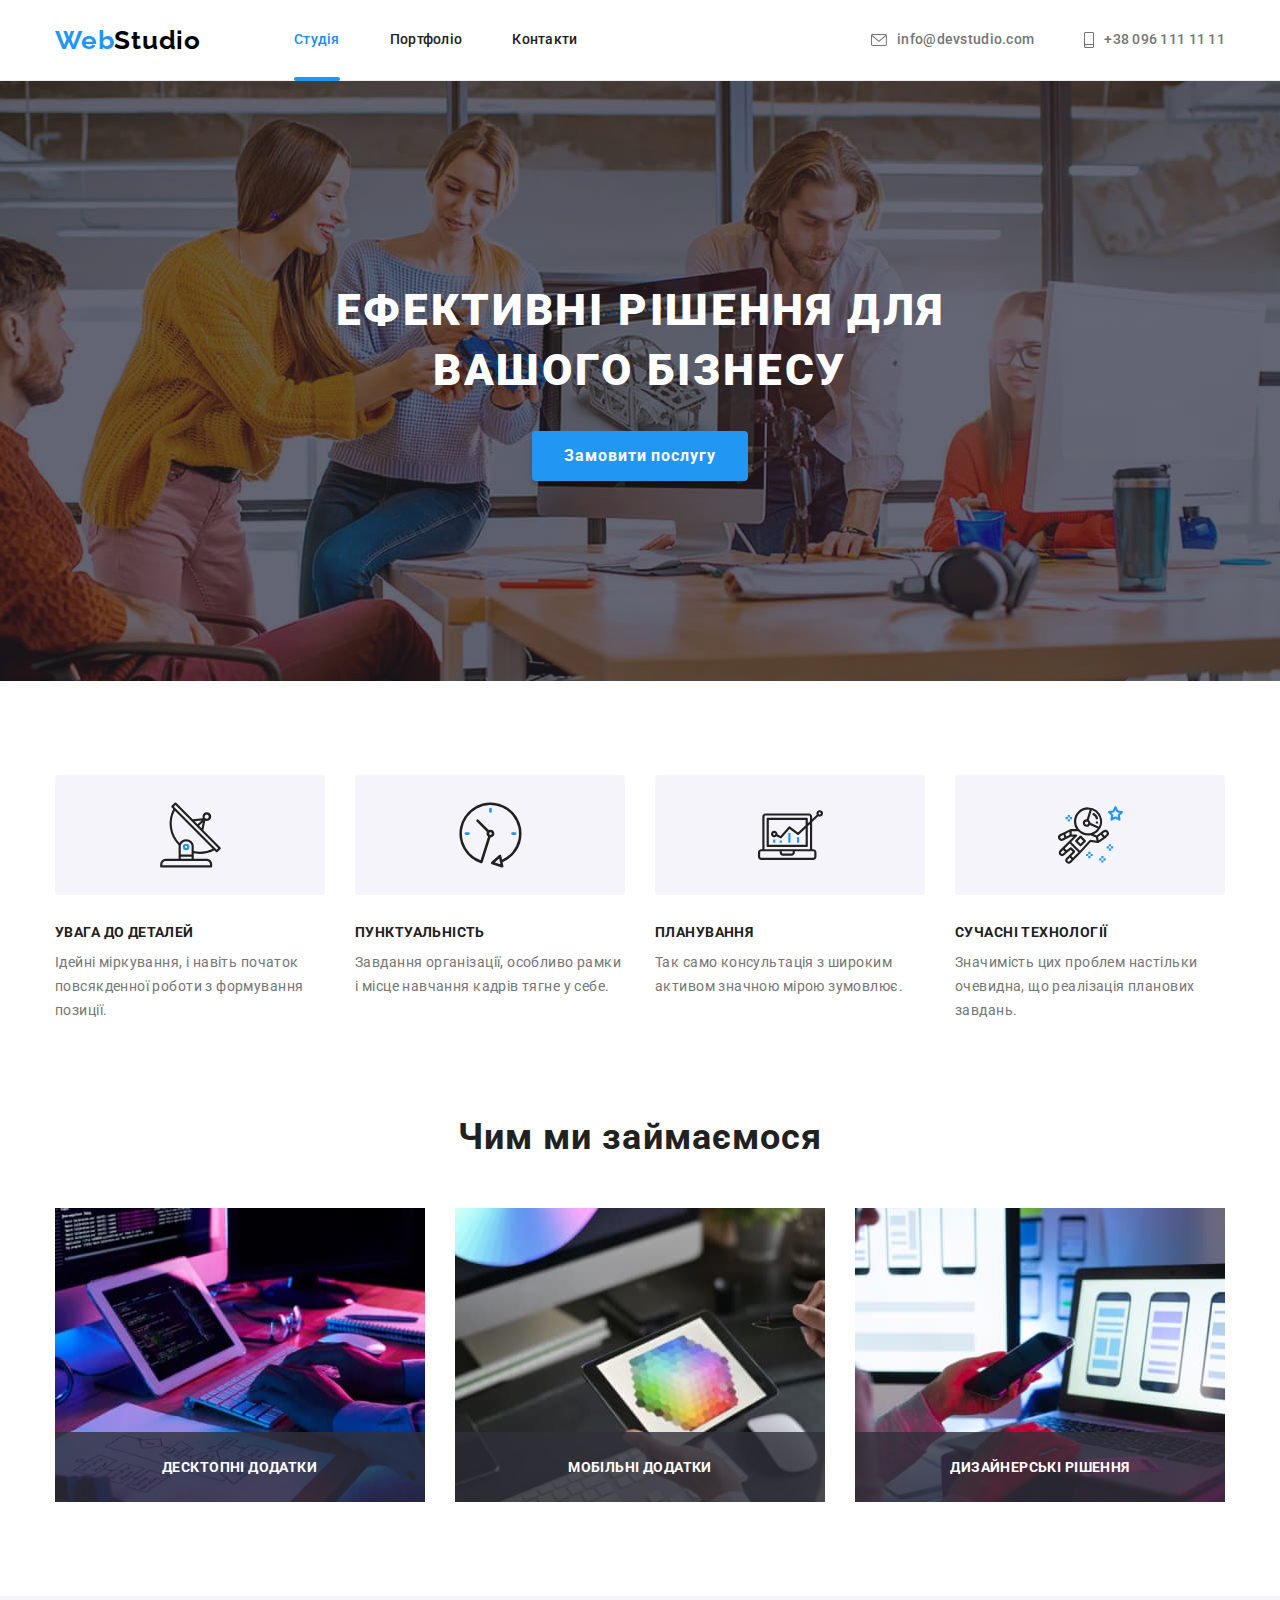
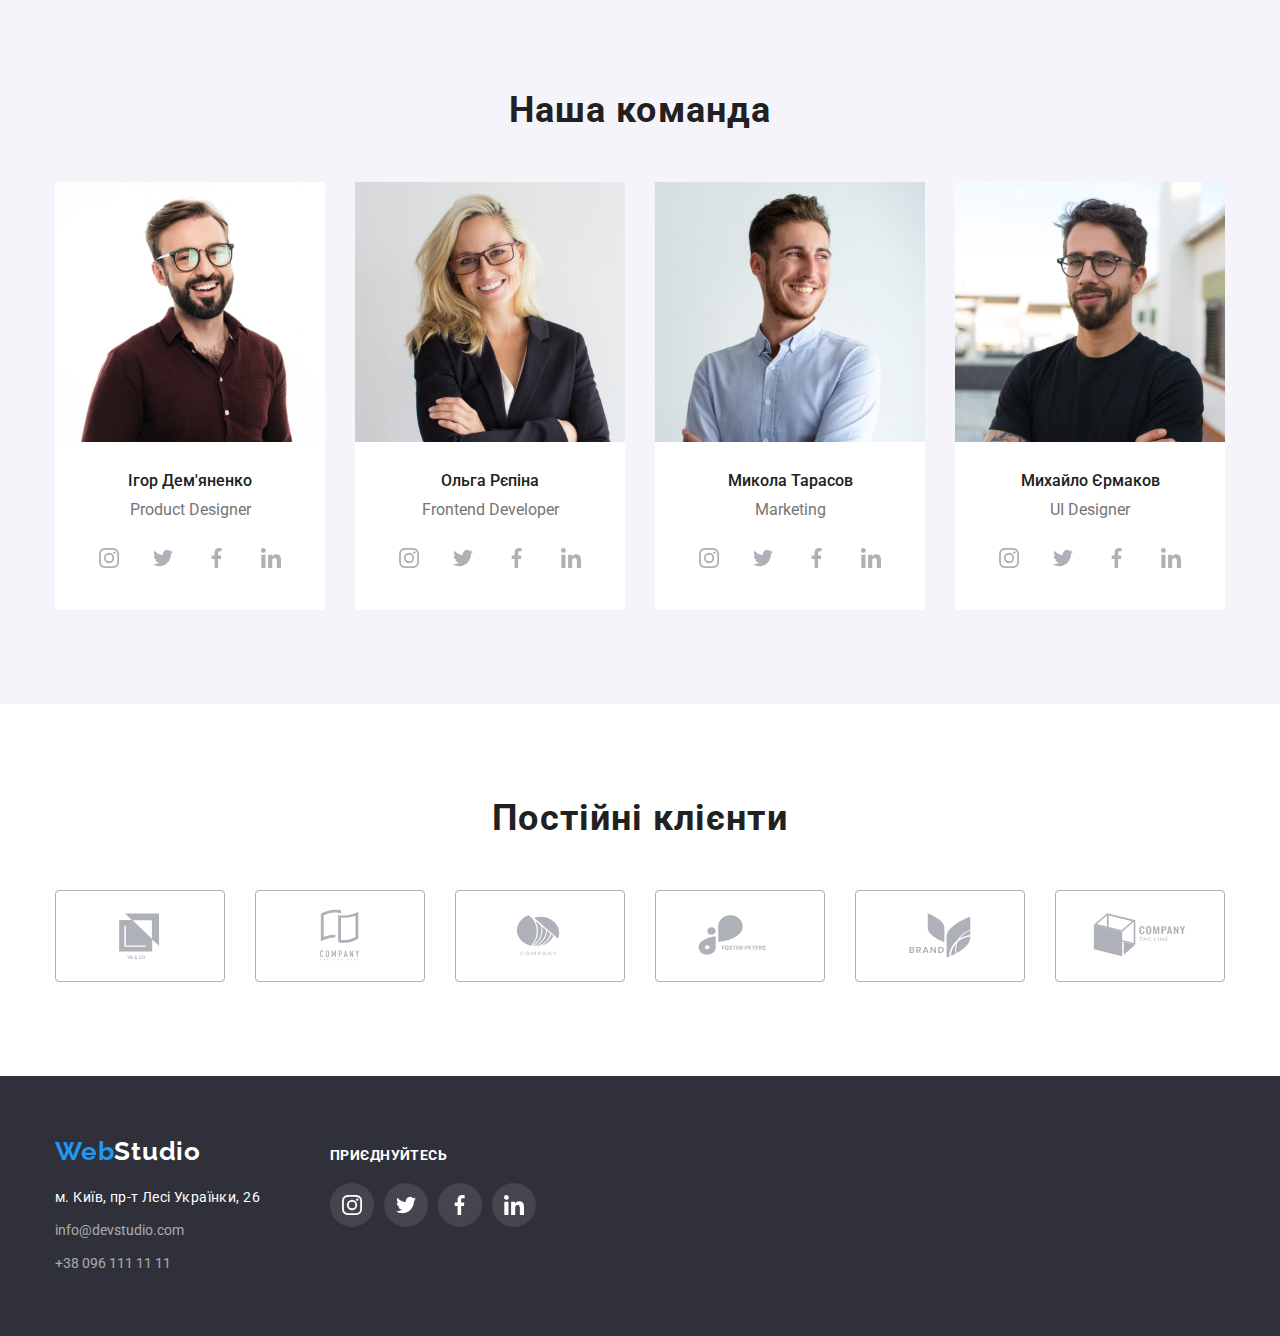
<file: index.html>
<!DOCTYPE html>
<html lang="uk">
<head>
    <meta charset="UTF-8">
    <meta http-equiv="X-UA-Compatible" content="IE=edge">
    <meta name="viewport" content="width=device-width, initial-scale=1.0">
    <title>WebStudio</title>
    <link rel="preconnect" href="https://fonts.googleapis.com">
    <link rel="preconnect" href="https://fonts.gstatic.com" crossorigin>
    <link href="https://fonts.googleapis.com/css2?family=Raleway:wght@700&family=Roboto:wght@400;500;700;900&display=swap"
        rel="stylesheet">
        <link rel="stylesheet" href="https://cdnjs.cloudflare.com/ajax/libs/modern-normalize/1.1.0/modern-normalize.min.css">
   <link rel="stylesheet" href="./css/styles.css">
</head>
<body>
<header class="header">
    <div class="container main-nav">
    <nav class="site-nav">
        <a class="link-logo" href=""><span class="logo">Web</span><span class="logo-title">Studio</span></a>
        <ul class="list site-nav-list">
            <li class="item"><a class="link current" href="./index.html">Студія</a></li>
            <li class="item"><a class="link" href="./portfolio.html">Портфоліо</a></li>
            <li class="item"><a class="link" href="">Контакти</a></li>
        </ul>
    </nav>
    <div class="header-container">
            <ul class="nav-list list">
        <li><a class="header-link" href="mailto=info@devstudio.com">
           <svg class="header-icon" width="16" height="12">
            <use class="nav-icon" href="./images/sprite.svg#icon-envelope"></use>
            </svg>info@devstudio.com</a></li>
        <li><a class="header-link" href="tel=+380961111111">
        <svg class="header-icon-smartphone" width="10" height="16 ">
         <use class="nav-icon" href="./images/sprite.svg#icon-smartphone"></use>
        </svg>+38 096 111 11 11</a></li>
    </ul>
    </div>
    </div>
</header>
    <main>
        <section class="hero">
            <h1 class="title">Ефективні рішення для <br> вашого бізнесу</h1>
            <button type="button" class="button" data-modal-open>Замовити послугу</button>
        </section>
        <section class="about">
            <div class="container">
            <h2 class="visually-hidden">Наші переваги</h2>
            <ul class="about-list list">
                <li class="item-satellite">
                    <div class="icon-container">
                    <svg class="about-svg" width="65" height="70px">
                        <use href="./images/symbol-defs.svg#iconsatellite-svg"></use>
                    </svg>
                    </div>
                    <h3 class="features">УВАГА ДО ДЕТАЛЕЙ</h3>
                    <p class="features-text">Ідейні міркування, і навіть початок повсякденної роботи з формування позиції.</p>
                </li>
                <li class="item-clock">
                    <div class="icon-container">
                        <svg class="about-svg" width="65" height="70px">
                            <use href="./images/symbol-defs.svg#iconclock-svg"></use>
                        </svg>
                    </div>
                    <h3 class="features">ПУНКТУАЛЬНІСТЬ</h3>
                    <p class="features-text">Завдання організації, особливо рамки і місце навчання кадрів тягне у себе.</p>
                </li>
                <li class="item-computer">
                    <div class="icon-container">
                        <svg class="about-svg" width="65" height="70px">
                            <use href="./images/symbol-defs.svg#icondiagram-svg"></use>
                        </svg>
                    </div>
                    <h3 class="features">ПЛАНУВАННЯ</h3>
                    <p class="features-text">Так само консультація з широким активом значною мірою зумовлює.</p>
                </li>
                <li class="item-astronaut">
                    <div class="icon-container">
                        <svg class="about-svg" width="65" height="70px">
                            <use href="./images/symbol-defs.svg#iconastronaut-svg"></use>
                        </svg>
                    </div>
                    <h3 class="features">СУЧАСНІ ТЕХНОЛОГІЇ</h3>
                    <p class="features-text">Значимість цих проблем настільки очевидна, що реалізація планових завдань.</p>
                </li>
            </ul>
            </div>
        </section>
        <section class="content">
            <div class="container">
         <h2 class="content-title">Чим ми займаємося</h2>
           <div class="content-container">
        <ul class="list">
            <div class="thumb">
                <li><img src="./images/img-about-1.jpg" alt="допомагаємо скластки робочій графік" width="370"></li>
                <h3 class="thumb-text">Десктопні додатки</h3>
            </div>
            <div class="thumb-item">
                <li><img src="./images/img-about-2.jpg" alt="навчаємо на високому рівні" width="370"></li>
                <h3 class="mobile-app-text">Мобільні додатки</h3>
            </div>
            <div class="thumb-designe">
                <li><img src="./images/img-abour-3.jpg" alt="здійснюєм ваші мрії" width="370"></li>
                <h3 class="thumb-designe-text">Дизайнерські рішення</h3>
            </div>
        </ul>
        </div>
         </div>
        </section>
        <section class="slider">
          <div class="container">
            <h2 class="slider-heading">Наша команда</h2>
            <ul class="list slider-list">
                <li class="slider-text">
                    <img class="slider-img" src="./images/img-igor.jpg" alt="Персонал" width="270"/>
                    <div class="primary-slider-text">
                       <h3 class="slider-title">Ігор Дем'яненко</h3>
                        <p class="slider-text">Product Designer</p>
                    <ul class="list slider-list-icon">
                        <li class="slider-text-icon">
                            <a class="soc-icons-link" href="#">
                          <svg width="20" height="20">
                            <use class="slider-icon-bg" href="./images/symbol-defs.svg#iconinstagram-svg"></use>
                          </svg>
                        </a></li>
                        <li class="slider-text-icon">
                            <a class="soc-icons-link" href="#">
                            <svg width="20" height="20">
                            <use class="slider-icon-bg" href="./images/symbol-defs.svg#icontwitter-svg"></use>
                            </svg>
                        </a></li>
                        <li class="slider-text-icon">
                            <a class="soc-icons-link" href="#">
                            <svg width="20" height="20">
                                <use class="slider-icon-bg" href="./images/symbol-defs.svg#iconfacebook-svg"></use>
                            </svg>
                        </a></li>
                        <li class="slider-text-icon">
                            <a class="soc-icons-link" href="#">
                            <svg width="20" height="20">
                                <use class="slider-icon-bg" href="./images/symbol-defs.svg#iconlinkedin-svg"></use>
                            </svg>
                        </a></li>
                    </ul>
                    </div>
                </li>
                <li class="slider-text">
                    <img class="slider-img" src="./images/img-olga.jpg" alt="Персонал" width="270"/>
                    <div class="primary-slider-text">
                       <h3 class="slider-title">Ольга Рєпіна</h3>
                       <p class="slider-text">Frontend Developer</p>
                    <ul class="list slider-list-icon">
                        <li class="slider-text-icon">
                            <a class="soc-icons-link" href="#">
                                <svg width="20" height="20">
                                    <use class="slider-icon-bg" href="./images/symbol-defs.svg#iconinstagram-svg"></use>
                                </svg>
                            </a>
                        </li>
                        <li class="slider-text-icon">
                            <a class="soc-icons-link" href="#">
                                <svg width="20" height="20">
                                    <use class="slider-icon-bg" href="./images/symbol-defs.svg#icontwitter-svg"></use>
                                </svg>
                            </a>
                        </li>
                        <li class="slider-text-icon">
                            <a class="soc-icons-link" href="#">
                                <svg width="20" height="20">
                                    <use class="slider-icon-bg" href="./images/symbol-defs.svg#iconfacebook-svg"></use>
                                </svg>
                            </a>
                        </li>
                        <li class="slider-text-icon">
                            <a class="soc-icons-link" href="#">
                                <svg width="20" height="20">
                                    <use class="slider-icon-bg" href="./images/symbol-defs.svg#iconlinkedin-svg"></use>
                                </svg>
                            </a>
                        </li>
                    </ul>
                    </div>
                </li>
                <li class="slider-text">
                    <img class="slider-img" src="./images/img-mukola.jpg" alt="Персонал" width="270"/>
                    <div class="primary-slider-text">
                        <h3 class="slider-title">Микола Тарасов</h3>
                        <p class="slider-text">Marketing</p>
                    <ul class="list slider-list-icon">
                        <li class="slider-text-icon">
                            <a class="soc-icons-link" href="#">
                                <svg width="20" height="20">
                                    <use class="slider-icon-bg" href="./images/symbol-defs.svg#iconinstagram-svg"></use>
                                </svg>
                            </a>
                        </li>
                        <li class="slider-text-icon">
                            <a class="soc-icons-link" href="#">
                                <svg width="20" height="20">
                                    <use class="slider-icon-bg" href="./images/symbol-defs.svg#icontwitter-svg"></use>
                                </svg>
                            </a>
                        </li>
                        <li class="slider-text-icon">
                            <a class="soc-icons-link" href="#">
                                <svg width="20" height="20">
                                    <use class="slider-icon-bg" href="./images/symbol-defs.svg#iconfacebook-svg"></use>
                                </svg>
                            </a>
                        </li>
                        <li class="slider-text-icon">
                            <a class="soc-icons-link" href="#">
                                <svg width="20" height="20">
                                    <use class="slider-icon-bg" href="./images/symbol-defs.svg#iconlinkedin-svg"></use>
                                </svg>
                            </a>
                        </li>
                    </ul>
                        </div>
                </li>
                <li class="slider-text">
                    <img class="slider-img" src="./images/img-mykhailo.jpg" alt="Персонал" width="270">
                    <div class="primary-slider-text">
                        <h3 class="slider-title">Михайло Єрмаков</h3>
                        <p class="slider-text">UI Designer</p>
                        <ul class="list slider-list-icon">
                            <li class="slider-text-icon">
                                <a class="soc-icons-link" href="#">
                                    <svg width="20" height="20">
                                        <use class="slider-icon-bg" href="./images/symbol-defs.svg#iconinstagram-svg"></use>
                                    </svg>
                                </a>
                            </li>
                            <li class="slider-text-icon">
                                <a class="soc-icons-link" href="#">
                                    <svg width="20" height="20">
                                        <use class="slider-icon-bg" href="./images/symbol-defs.svg#icontwitter-svg"></use>
                                    </svg>
                                </a>
                            </li>
                            <li class="slider-text-icon">
                                <a class="soc-icons-link" href="#">
                                    <svg width="20" height="20">
                                        <use class="slider-icon-bg" href="./images/symbol-defs.svg#iconfacebook-svg"></use>
                                    </svg>
                                </a>
                            </li>
                            <li class="slider-text-icon">
                                <a class="soc-icons-link" href="#">
                                    <svg width="20" height="20">
                                        <use class="slider-icon-bg" href="./images/symbol-defs.svg#iconlinkedin-svg"></use>
                                    </svg>
                                </a>
                            </li>
                        </ul>
                        </div>
                </li>
            </ul>
             </div>
        </section>
        <section class="customers">
            <div class="container">
            <h2 class="customers-title">Постійні клієнти</h2>
            <ul class="list customers-list">
                <li>
                    <a class="customers-link" href="#">
                        <svg class="customer-icon-icons" width="106" height="60">
                            <use class="customers-icon" href="./images/symbol-logo-svg.svg#iconlogo-ya-svg"></use>
                        </svg>
                    </a>
                </li>
                <li>
                    <a class="customers-link" href="#">
                        <svg class="customer-icon-icons" width="106" height="60">
                            <use class="customers-icon" href="./images/symbol-logo-svg.svg#iconlogo-tagline-svg"></use>
                        </svg>
                    </a>
                </li>
                <li>
                    <a class="customers-link" href="#">
                        <svg class="customer-icon-icons" width="106" height="60">
                            <use class="customers-icon" href="./images/symbol-logo-svg.svg#iconlogo-company-svg"></use>
                        </svg>
                    </a>
                </li>
                <li>
                    <a class="customers-link" href="#">
                        <svg class="customer-icon-icons" width="106" height="60">
                            <use class="customers-icon" href="./images/symbol-logo-svg.svg#iconlogo-foster-svg"></use>
                        </svg>
                    </a>
                </li>
                <li>
                    <a class="customers-link" href="#">
                        <svg class="customer-icon-icons" width="106" height="60">
                            <use class="customers-icon" href="./images/symbol-logo-svg.svg#iconlogo-brand-svg"></use>
                        </svg>
                    </a>
                </li>
                <li>
                    <a class="customers-link" href="#">
                        <svg class="customer-icon-icons" width="106" height="60">
                            <use class="customers-icon" href="./images/symbol-logo-svg.svg#iconlogo-tag-svg"></use>
                        </svg>
                    </a>
                </li>
            </ul>
            </div>
        </section>
    </main>
    <footer class="footer">
        <div class="container footer-container">
            <div class="primary-footer">
            <a class="link-logo footer-link" href="./index.html"><span class="logo">Web</span><span
                    class="footer-title">Studio</span></a>
            <address>
                <ul class="list footer-list">
                    <li class="item">
                        <a class="footer-adress" href="https://goo.gl/maps/4LqHr1r6RmhCcxyH7" target="_blank"
                            rel="noopener nofollow noreferrer">м. Київ, пр-т Лесі Українки, 26</a>
                    </li>
                    <li class="item"><a class="footer-contacts" href="mailto=info@devstudio.com">info@devstudio.com</a></li>
                    <li class="item"><a class="footer-contacts" href="tel=+380961111111">+38 096 111 11 11</a></li>
                </ul>
            </address>
            </div>
            <div class="container-icons">
        <h2 class="footer-title-icons">приєднуйтесь</h2>
        <ul class="list footer-list-icons">
            <li>
                <a class="soc-ocons-footer" href="#">
                <svg class="soc-icons-image" width="20" height="20">
                    <use class="footer-icon" href="./images/symbol-defs.svg#iconinstagram-svg"></use>
                    </svg>
                </a>
            </li>
            <li>
                <a class="soc-ocons-footer" href="#">
                <svg width="20" height="20">
                        <use class="footer-icon" href="./images/symbol-defs.svg#icontwitter-svg"></use>
                    </svg>
                </a>
            </li>
            <li>
                <a class="soc-ocons-footer" href="#">
                    <svg width="20" height="20">
                        <use class="footer-icon" href="./images/symbol-defs.svg#iconfacebook-svg"></use>
                    </svg>
                </a>
            </li>
            <li>
                <a class="soc-ocons-footer" href="#">
                    <svg width="20" height="20">
                        <use class="footer-icon" href="./images/symbol-defs.svg#iconlinkedin-svg"></use>
                    </svg>
                </a>
            </li>
        </ul>
        </div>
        </div>
    </footer>
    <div class="backdrop is-hidden" data-modal>
        <div class="modal">
            <button type="button" class="button-modal" data-modal-close>
                <svg class="modal-svg" width="18" height="18">
                    <use class="modal-icon" href="./images/symbol-logo-svg.svg#iconclose-black-svg"></use>
                </svg>
            </button>
        </div>
    </div>
    <script src="./modal.js"></script>
</body>
</html>
</file>
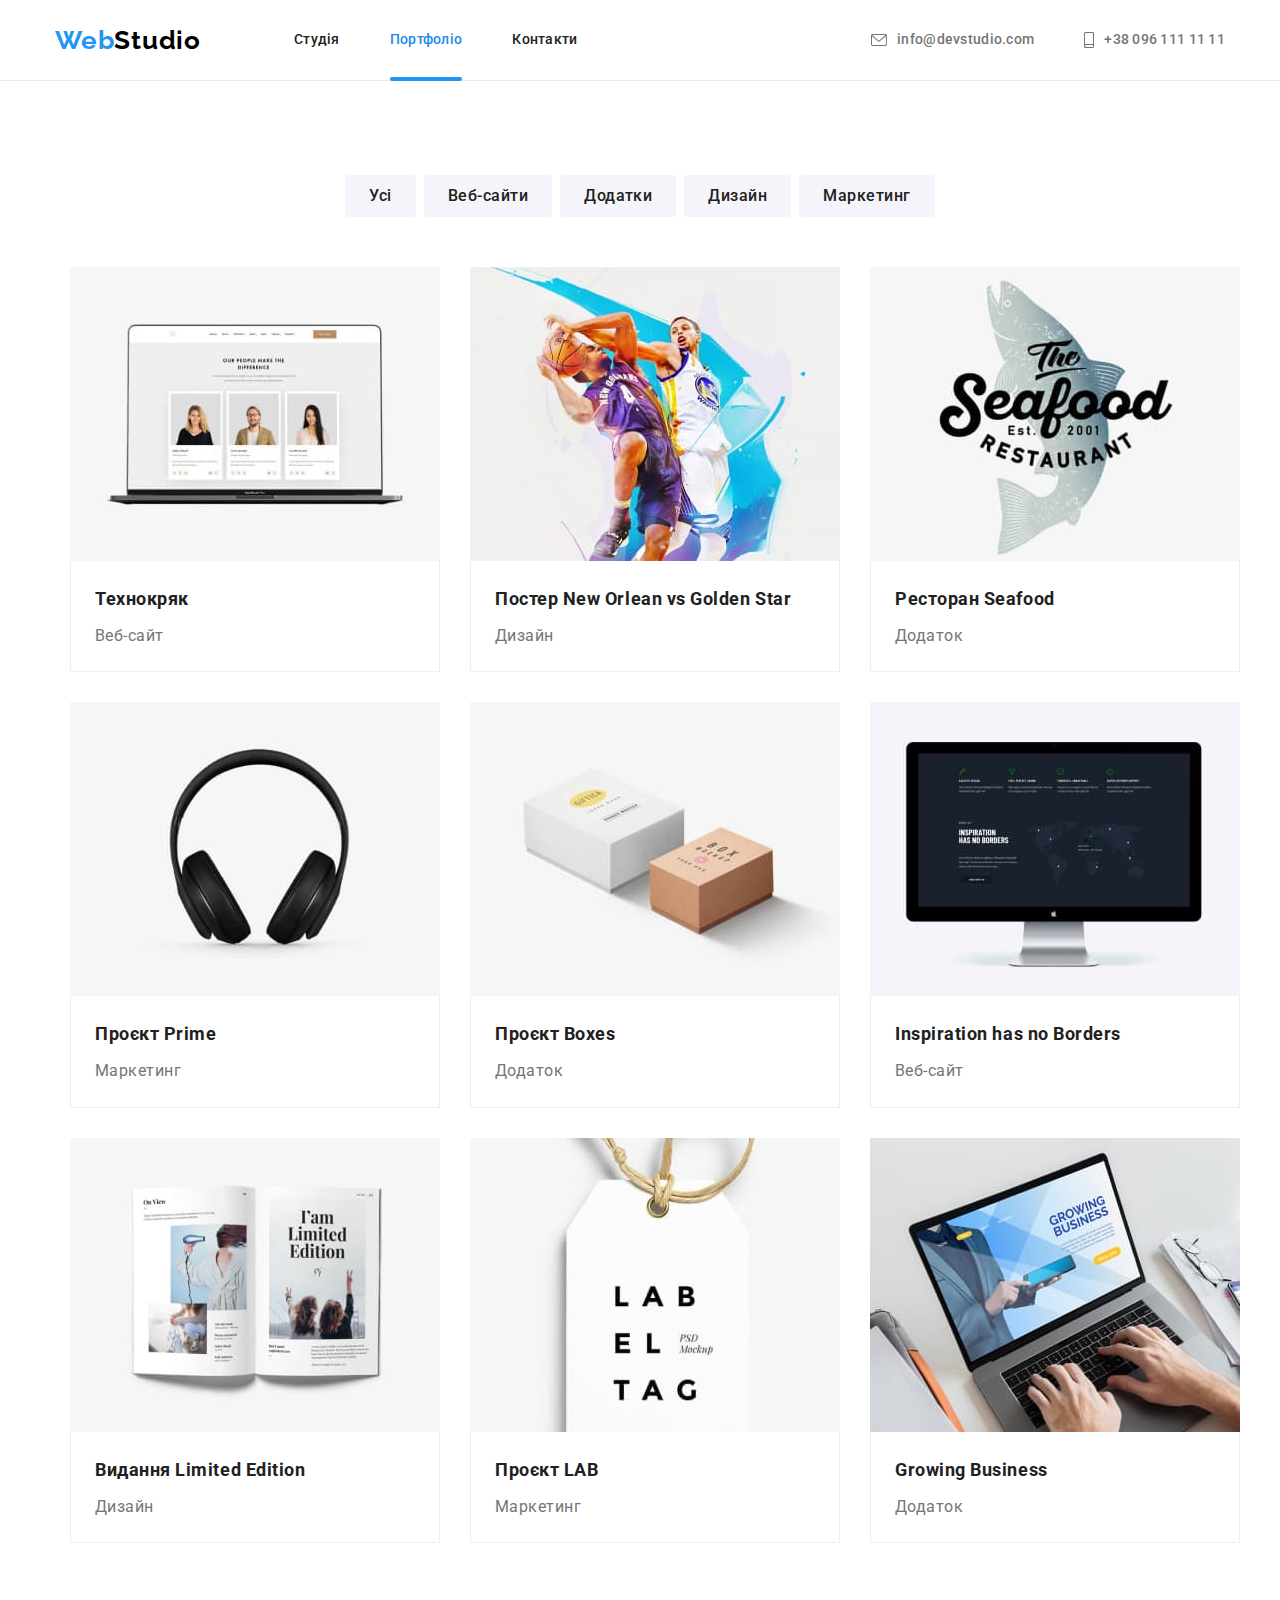
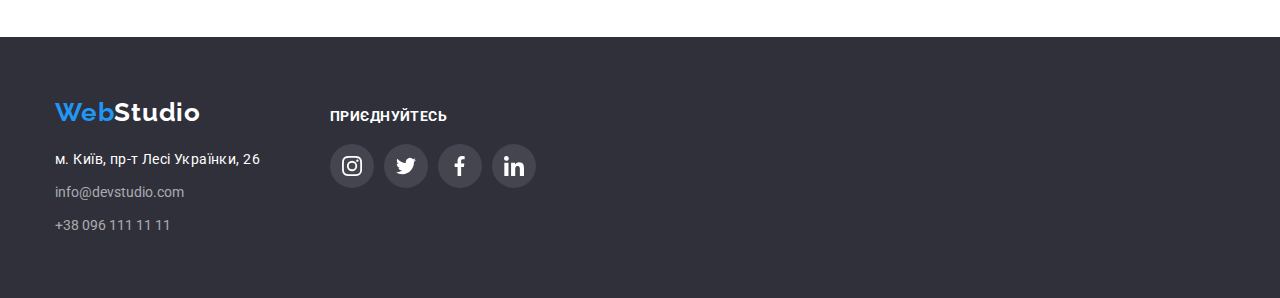
<file: portfolio.html>
<!DOCTYPE html>
<html lang="uk">
<head>
    <meta charset="UTF-8">
    <meta http-equiv="X-UA-Compatible" content="IE=edge">
    <meta name="viewport" content="width=device-width, initial-scale=1.0">
    <title>WebStudio</title>
    <link rel="preconnect" href="https://fonts.googleapis.com">
    <link rel="preconnect" href="https://fonts.gstatic.com" crossorigin>
    <link href="https://fonts.googleapis.com/css2?family=Raleway:wght@700&family=Roboto:wght@400;500;700;900&display=swap"
        rel="stylesheet">
        <link rel="stylesheet" href="https://cdnjs.cloudflare.com/ajax/libs/modern-normalize/1.1.0/modern-normalize.min.css">
    <link rel="stylesheet" href="./css/styles.css">
</head>
<body>
<header class="header">
    <div class="container main-nav">
        <nav class="site-nav">
            <a class="link-logo" href=""><span class="logo">Web</span><span class="logo-title">Studio</span></a>
            <ul class="list site-nav-list">
                <li class="item"><a class="link" href="./index.html">Студія</a></li>
                <li class="item"><a class="link current" href="./portfolio.html">Портфоліо</a></li>
                <li class="item"><a class="link" href="">Контакти</a></li>
            </ul>
        </nav>
        <div class="header-container">
            <ul class="nav-list list">
                <li><a class="header-link" href="mailto=info@devstudio.com">
                        <svg class="header-icon" width="16" height="12">
                            <use class="nav-icon" href="./images/sprite.svg#icon-envelope"></use>
                        </svg>info@devstudio.com</a></li>
                <li><a class="header-link" href="tel=+380961111111">
                        <svg class="header-icon-smartphone" width="10" height="16 ">
                            <use class="nav-icon" href="./images/sprite.svg#icon-smartphone"></use>
                        </svg>+38 096 111 11 11</a></li>
            </ul>
        </div>
    </div>
</header>
    <main>
        <section class="cart">
           <div class="container">
            <h1 class="visually-hidden">Портофоліо</h1>
            <ul class="list cart-list">
                <li><button class="btn" type="button">Усі</button></li>
                <li><button class="btn" type="button">Веб-сайти</button></li>
                <li><button class="btn" type="button">Додатки</button></li>
                <li><button class="btn" type="button">Дизайн</button></li>
                <li><button class="btn" type="button">Маркетинг</button></li>
            </ul>
            <div class="container">
            <ul class="list secondary-list">
                <li class="item project-item">
                    <a class="cart-container-link" href="#">
                        <div class="project-thumb">
                        <img class="cart-img" src="./images-portfolio/img-portfolio-1-jpg.jpg" alt="Веб-сайт" width="370">
                        <p class="product-text">Ресурс пропонує комплексні пропозиції з різним рівнем функціоналу та сервісів. Все це дозволить відвідувачу отримати
                        вичерпні відомості про компанію чи приватну особу.</p>
                        </div>
                        <div class="cart-container">
                    <h2 class="cart-title">Технокряк</h2>
                    <p class="cart-text">Веб-сайт</p>
                    </div>
                </a>
                </li>
                <li class="item project-item">
                    <a class="cart-container-link" href="#">
                        <div class="project-thumb">
                        <img class="cart-img" src="./images-portfolio/img-portfolio-2-jpg.jpg" alt="Дизайн" width="370">
                        <p class="product-text">Ресурс пропонує комплексні пропозиції з різним рівнем функціоналу та сервісів. Все це дозволить
                            відвідувачу отримати
                            вичерпні відомості про компанію чи приватну особу.</p>
                        </div>
                        <div class="cart-container">
                    <h2 class="cart-title">Постер New Orlean vs Golden Star</h2>
                    <p class="cart-text">Дизайн</p>
                    </div>
                    </a>
                </li>
                <li class="item project-item">
                    <a class="cart-container-link" href="#">
                        <div class="project-thumb">
                        <img class="cart-img" src="./images-portfolio/img-portfolio-3-jpg.jpg" alt="Додаток" width="370">
                        <p class="product-text">Ресурс пропонує комплексні пропозиції з різним рівнем функціоналу та сервісів. Все це дозволить
                            відвідувачу отримати
                            вичерпні відомості про компанію чи приватну особу.</p>
                            </div>
                        <div class="cart-container">
                    <h2 class="cart-title">Ресторан Seafood</h2>
                    <p class="cart-text">Додаток</p>
                    </div>
                    </a>
                </li>
                <li class="item project-item">
                    <a class="cart-container-link" href="#">
                        <div class="project-thumb">
                        <img class="cart-img" src="./images-portfolio/img-portfolio-4-jpg.jpg" alt="Маркетинг" width="370">
                        <p class="product-text">Ресурс пропонує комплексні пропозиції з різним рівнем функціоналу та сервісів. Все це дозволить
                            відвідувачу отримати
                            вичерпні відомості про компанію чи приватну особу.</p>
                            </div>
                        <div class="cart-container">
                    <h2 class="cart-title">Проєкт Prime</h2>
                    <p class="cart-text">Маркетинг</p>
                    </div>
                    </a>
                </li>
                <li class="item project-item">
                    <a class="cart-container-link" href="#">
                        <div class="project-thumb">
                        <img class="cart-img" src="./images-portfolio/img-portfolio-5-jpg.jpg" alt="Додаток" width="370">
                        <p class="product-text">Ресурс пропонує комплексні пропозиції з різним рівнем функціоналу та сервісів. Все це дозволить
                            відвідувачу отримати
                            вичерпні відомості про компанію чи приватну особу.</p>
                            </div>
                        <div class="cart-container">
                    <h2 class="cart-title">Проєкт Boxes</h2>
                    <p class="cart-text">Додаток</p>
                    </div>
                    </a>
                </li>
                <li class="item project-item">
                    <a class="cart-container-link" href="#">
                        <div class="project-thumb">
                        <img class="cart-img" src="./images-portfolio/img-portfolio-6-lpg.jpg" alt="Веб-сайт" width="370">
                        <p class="product-text">Ресурс пропонує комплексні пропозиції з різним рівнем функціоналу та сервісів. Все це дозволить
                            відвідувачу отримати
                            вичерпні відомості про компанію чи приватну особу.</p>
                            </div>
                        <div class="cart-container">
                    <h2 class="cart-title">Inspiration has no Borders</h2>
                    <p class="cart-text">Веб-сайт</p>
                    </div>
                    </a>
                </li>
                <li class="item project-item">
                    <a class="cart-container-link" href="#">
                        <div class="project-thumb">
                        <img class="cart-img" src="./images-portfolio/img-portfolio-7-jpg.jpg" alt="Дизайн" width="370">
                        <p class="product-text">Ресурс пропонує комплексні пропозиції з різним рівнем функціоналу та сервісів. Все це дозволить
                            відвідувачу отримати
                            вичерпні відомості про компанію чи приватну особу.</p>
                            </div>
                        <div class="cart-container">
                    <h2 class="cart-title">Видання Limited Edition</h2>
                    <p class="cart-text">Дизайн</p>
                    </div>
                    </a>
                </li>
                <li class="item project-item">
                    <a class="cart-container-link" href="#">
                        <div class="project-thumb">
                        <img class="cart-img" src="./images-portfolio/img-portfolio-8-jpg.jpg" alt="Маркетинг" width="370">
                        <p class="product-text">Ресурс пропонує комплексні пропозиції з різним рівнем функціоналу та сервісів. Все це дозволить
                            відвідувачу отримати
                            вичерпні відомості про компанію чи приватну особу.</p>
                            </div>
                        <div class="cart-container">
                    <h2 class="cart-title">Проєкт LAB</h2>
                    <p class="cart-text">Маркетинг</p>
                    </div>
                    </a>
                </li>
                <li class="item project-item">
                    <a class="cart-container-link" href="#">
                        <div class="project-thumb">
                        <img class="cart-img" src="./images-portfolio/img-portfolio-9-jpg.jpg" alt="Додаток" width="370">
                        <p class="product-text">Ресурс пропонує комплексні пропозиції з різним рівнем функціоналу та сервісів. Все це дозволить
                            відвідувачу отримати
                            вичерпні відомості про компанію чи приватну особу.</p>
                            </div>
                        <div class="cart-container">
                            <h2 class="cart-title">Growing Business</h2>
                            <p class="cart-text">Додаток</p>
                        </div>
                    </a>
                </li>
            </ul>
            </div>
            </div>
        </section>
    </main>
<footer class="footer">
    <div class="container footer-container">
        <div class="primary-footer">
            <a class="link-logo footer-link" href="./index.html"><span class="logo">Web</span><span
                    class="footer-title">Studio</span></a>
            <address>
                <ul class="list footer-list">
                    <li class="item">
                        <a class="footer-adress" href="https://goo.gl/maps/4LqHr1r6RmhCcxyH7" target="_blank"
                            rel="noopener nofollow noreferrer">м. Київ, пр-т Лесі Українки, 26</a>
                    </li>
                    <li class="item"><a class="footer-contacts" href="mailto=info@devstudio.com">info@devstudio.com</a>
                    </li>
                    <li class="item"><a class="footer-contacts" href="tel=+380961111111">+38 096 111 11 11</a></li>
                </ul>
            </address>
        </div>
        <div class="container-icons">
            <h2 class="footer-title-icons">приєднуйтесь</h2>
            <ul class="list footer-list-icons">
                <li>
                    <a class="soc-ocons-footer" href="#">
                        <svg class="soc-icons-image" width="20" height="20">
                            <use class="footer-icon" href="./images/symbol-defs.svg#iconinstagram-svg"></use>
                        </svg>
                    </a>
                </li>
                <li>
                    <a class="soc-ocons-footer" href="#">
                        <svg width="20" height="20">
                            <use class="footer-icon" href="./images/symbol-defs.svg#icontwitter-svg"></use>
                        </svg>
                    </a>
                </li>
                <li>
                    <a class="soc-ocons-footer" href="#">
                        <svg width="20" height="20">
                            <use class="footer-icon" href="./images/symbol-defs.svg#iconfacebook-svg"></use>
                        </svg>
                    </a>
                </li>
                <li>
                    <a class="soc-ocons-footer" href="#">
                        <svg width="20" height="20">
                            <use class="footer-icon" href="./images/symbol-defs.svg#iconlinkedin-svg"></use>
                        </svg>
                    </a>
                </li>
            </ul>
        </div>
    </div>
</footer>
</body>
</html>
</file>
<file: css/styles.css>
:root{
    --title-text-color: #212121;
    --section-background-color: #F5F4FA;
    --second-background-color: #2F303A;
    --footer-contacts-color:  rgba(255, 255, 255, 0.6);
    --second-text-color: #757575;
    --ptimary-backgrond-color: #FFFFFF;
        --primary-text-color: #FFFFFF;
        --accent-text-color: #2196F3;
        --second-accent-color: #188CE8;
        --accent-background-color: #188CE8;
        --thumb-bg: rgba(47, 48, 58, 0.8);
}
h1,
h2,
h3,
h4,
p,
ul {
    margin: 0;
}
img {
    display: block;
    max-width: 100%;
}
  .list {
      list-style: none;
      margin: 0;
      padding: 0;
  }
.container {
    width: 1200px;
    padding-left: 15px;
    padding-right: 15px;
    margin: 0 auto;
}
.link-logo {
    font-family: 'Raleway';
        font-weight: 700;
        font-size: 26px;
        line-height: 1.19;
        letter-spacing: 0.03em;
        text-align: center;
}
.header {
    border-bottom: 1px solid #ECECEC;
}
 .site-nav .link {
    padding-top: 32px;
    padding-bottom: 32px;
    display: block;
    transition: color 250ms cubic-bezier(0.4, 0, 0.2, 1);
 }
.nav-list {
    align-items: center;
    display: flex;
}
 .nav-list .header-link {
    display: flex;
    padding-top: 32px;
        padding-bottom: 32px;
        align-items: center;
 }
.main-nav {
    display: flex;
    align-items: center;
}
.link.current::after {
    content: '';
    display: block;
    width: 100%;
    height: 4px;
    bottom: -1;
    margin-bottom: -2px;
    transform: translate(0, -50%);
    position: absolute;
    background-color: var(--accent-text-color);
    border-radius: 2px;
}

.site-nav-list .item {
    position: relative;
}
.logo {
    color: var(--accent-text-color);
}
.logo-title {
    color: rgba(0, 0, 0, 1);
}
.header .container {
    display: flex;
    align-items: center;
    margin-left: auto;
   
      
}
.header-container {
    align-items: center;
    display: flex;
    margin-left: auto;
}
.nav-icon {
    fill: var(--second-text-color);
    width: 16px;
    height: 16px;
}
.nav-icon-envelope {
    width: 16px;
    height: 12px;
}
body {
    background-color: var(--ptimary-backgrond-color);
    font-family: Roboto, sans-serif;
}

a {
    text-decoration: none;
}
.site-nav {
    background-color: var(--ptimary-backgrond-color);
}
 .main-nav .site-nav {
    display: flex;
    align-items: center;
 }

.site-nav .link {
    color: var(--title-text-color);
    font-family: Roboto, sans-serif;
    font-weight: 500;
        font-size: 14px;
        line-height: 1.14;
        letter-spacing: 0.02em;
        cursor: pointer;
        }
.link  {
    color: var(--title-text-color);
        font-family: Roboto, sans-serif;
        font-weight: 500;
        font-size: 14px;
        line-height: 1.14 ;
        letter-spacing: 0.02em;
        list-style: inherit;
         }

         .link.current::after {
          content: '';
          display: block;
           width: 100%;
           height: 4px;
           bottom: -1px;
                     transform: translate(0, -50%);
                     position: absolute;
                     background-color: var(--accent-text-color);
                     border-radius: 2px;
                 }
        
                 .site-nav-list .item {
                     position: relative;
                 }
         .nav-list {
            display: flex;
            gap: 50px;
            margin-left: auto;
          
         }
         .header-link {
          color: var(--second-text-color);
        font-weight: 500;
            font-size: 14px;
            line-height: 1.14;
            letter-spacing: 0.02em;
            align-items: center;
            gap: 10px;
            transition: color 250ms cubic-bezier(0.4, 0, 0.2, 1);
         }
        .header-icon {
            fill: currentColor;
            background-repeat: no-repeat;
        }

        .header-link .nav-icon {
            transition: fill 250ms cubic-bezier(0.4, 0, 0.2, 1);
        }
         .header-link:focus .nav-icon,
         .header-link:hover .nav-icon {
            fill: var(--accent-text-color);
         }
        .header-link:focus,
        .header-link:hover {
            color: var(--accent-text-color);
        }
        .header-icon-smartphone {
            width: 10px;
            height: 16px;
        }
    
 .link.current {
    color: var(--second-accent-color);
 }
.link:hover,
.link:focus {
    color: var(--accent-text-color);
}
.site-nav-list {
    display: flex;
    gap: 50px;
   margin-left: 93px;
}

    .site-nav .link:focus,
    .site-nav .link:hover {
        color: var(--accent-text-color);
    }

  
    link {
        text-decoration: none;
    }
    
    .auth-link .link:hover,
    .auth-link .link:focus {
      background-color: var(--accent-background-color);
        }
        .hero {
            background-color: #C4C4C4;
            text-align: center;
            padding-top: 200px;
            padding-bottom: 200px;
            background-image: linear-gradient(rgba(47, 48, 58, 0.4), rgba(47, 48, 58, 0.4)), url(../images/hero-bg.jpg);
            background-repeat: no-repeat;
            background-position: center;
            background-size: cover;
            max-width: 1600px;
            align-items: center;
            margin-right: auto;
            margin-left: auto;
        }
        .title {
            color: var(--primary-text-color);
                font-weight: 900;
                font-size: 44px;
                line-height: 1.36;
                letter-spacing: 0.06em;
                text-transform: uppercase;
                margin-bottom: 30px;
        }
       .visually-hidden{
        position: absolute;
        width: 1px;
        height: 1px;
        margin: 1px;
        padding: 0;
        overflow: hidden;
        border: 0;
        clip: rect(0 0 0 0);
       }
                                          /* button */
     .button {
        color: rgba(255, 255, 255, 1);
        background-color: #2196F3;
            font-weight: 700;
            font-size: 16px;
            line-height: 1.88;
            letter-spacing: 0.06em;
            font-family: inherit;
            cursor: pointer;
            border-radius: 4px;
            padding: 10px 32px;
            border: transparent;
            box-shadow: 0px 4px 4px rgba(0, 0, 0, 0.15);
            transition: color 250ms cubic-bezier(0.4, 0, 0.2, 1), background-color 250ms cubic-bezier(0.4, 0, 0.2, 1);
     }
     .button:hover,
     button:focus {
background-color: var(--accent-background-color);
     }
     .btn {
        color: var(--title-text-color);
        background-color: var(--section-background-color);
       
            font-weight: 500;
            font-size: 16px;
            line-height: 1.62;
            font-family: inherit;
            cursor: pointer;
            border-radius: 4px;
           border-color: transparent;
           padding: 6px 22px;
           letter-spacing: 0.03em;

        transition: color 250ms cubic-bezier(0.4, 0, 0.2, 1), background-color 250ms cubic-bezier(0.4, 0, 0.2, 1), box-shadow 250ms cubic-bezier(0.4, 0, 0.2, 1);
       
     }
     .btn:hover,
     .btn:focus {
        background-color: #2196F3;
        color: var(--primary-text-color);
        box-shadow: 0px 3px 1px rgba(0, 0, 0, 0.1), 0px 1px 2px rgba(0, 0, 0, 0.08), 0px 2px 2px rgba(0, 0, 0, 0.12);
     }
       
     
                                         /* hero */
        .about {
            padding-bottom: 94px;
            padding-top: 94px;
        
        } 
        .about-list {
           display: flex;
           gap: 30px;
        }
        .about-list li {
            flex-basis: calc((100% - 3 * 30px) / 4);
        }
        .icon-container {
            align-items: center;
            justify-content: center;
            width: 270px;
            height: 120px;
            background-color: var(--section-background-color);
            display: flex;
            margin-bottom: 30px;
            border-radius: 4px;

        }
        .content .list {
            display: flex;
            gap: 30px;
        }
     .features {
        color: var(--title-text-color);
        font-style: normal;
            font-weight: 700;
            font-size: 14px;
            line-height: 1.14;
            letter-spacing: 0.03em;
            margin-bottom: 10px;
     } 
     .features-text {
        color: var(--second-text-color);
            font-size: 14px;
            line-height: 1.71;
            letter-spacing: 0.03em;
     }
     .content {
        padding-bottom: 94px;
        /* flex-basis: calc((100% - 60px) /3); */
     }
     .content-container {
        display: flex;
        flex-basis: calc((100% - 60px) /3);
     }
   .content-title {
    color: var(--title-text-color);
    font-weight: 700;
        font-size: 36px;
        line-height: 1.16;
        text-align: center;
        letter-spacing: 0.03em;
        margin-top: 0;
     margin-bottom: 50px;
   }
   .thumb {
       position: relative;
   }

   .thumb-text {
       font-size: 14px;
       line-height: 1.14px;
       text-align: center;
       letter-spacing: 0.03em;
       background: var(--thumb-bg);
       color: var(--primary-text-color);
       bottom: 0;
       left: 50%;
       transform: translate(-50%, 0);
       display: flex;
       position: absolute;
        width: 370px;
        height: 70px;
       padding: 27px 107px;
       text-transform: uppercase;
       align-items: center;


   }
   .thumb-item {
    position: relative;
   }

   .mobile-app-text {
    font-size: 14px;
    line-height: 1.14px;
    text-align: center;
    letter-spacing: 0.03em;
    background: var(--thumb-bg);
    color: var(--primary-text-color);
    bottom: 0;
    left: 50%;
    transform: translate(-50%, 0);
    display: flex;
    position: absolute;
    width: 370px;
    height: 70px;
    text-transform: uppercase;
    align-items: center;
    justify-content: center;
   


   }
   .thumb-designe {
    position: relative;
   }
   .thumb-designe-text {
    font-size: 14px;
        line-height: 1.14px;
        text-align: center;
        letter-spacing: 0.03em;
        background: var(--thumb-bg);
        color: var(--primary-text-color);
        bottom: 0;
        left: 50%;
        transform: translate(-50%, 0);
        display: flex;
        position: absolute;
        width: 370px;
        height: 70px;
        text-transform: uppercase;
        align-items: center;
        justify-content: center;
   }
   .slider {
    background-color: var(--section-background-color);
    padding-top: 94px;
    padding-bottom: 94px;


   }
   .slider-list {
    display: flex;
    gap: 30px;
 
   }

   .slider-text {
    text-align: center;
   }

   .slider-heading {
    color: var(--title-text-color);
    font-weight: 700;
        font-size: 36px;
        line-height: 1.16;
        text-align: center;
        letter-spacing: 0.03em;
        margin-top: 0;
        margin-bottom: 50px;
   }
.slider-title {
    color: var(--title-text-color);
    font-weight: 500;
        font-size: 16px;
        line-height: 1.18;
        margin-bottom: 10px;
}

.slider-text {
    color: var(--second-text-color);
        font-size: 16px;
        line-height: 1.18;
        background-color: var(--ptimary-backgrond-color);
}

.soc-icons-link {
    width: 44px;
    height: 44px;
    border-radius: 50%;
    align-items: center;
    justify-content: center;
    display: flex;
    transition: background-color 250ms cubic-bezier(0.4, 0, 0.2, 1);
}
.soc-icons-link .slider-icon-bg {
    transition: fill 250ms cubic-bezier(0.4, 0, 0.2, 1);
}
.slider-list-icon {
    display: flex;
    align-items: center;
    justify-content: center;
    margin-top: 16px;
    gap: 10px;
    }
    .slider-icon-bg {
        fill: #AFB1B8;
  }
   .footer-contacts:hover,
   .footer-contacts:focus {
    color: var(--accent-text-color);
   }
   .footer-adress:hover,
   .footer-adress:focus {
       color: var(--accent-text-color);
   }

   .soc-icons-link:hover .slider-icon-bg,
   .soc-icons-link:focus .slider-icon-bg {
    fill: var(--primary-text-color);
   }

    .customers {
        background-color: var(--ptimary-backgrond-color);
        padding-top: 94px;
        padding-bottom: 94px;
    }
    .customers-title {
        font-weight: 700;
        font-size: 36px;
        line-height: 1.16;
        text-align: center;
        letter-spacing: 0.03em;
        color: var(--title-text-color);
        margin-right: auto;
        margin-left: auto;
        margin-bottom: 50px;
    }
    .customers-list {
        display: flex;
        gap: 30px;
        align-items: center;
    }


    .customers-link {
        display: flex;
        width: 170px;
        height: 92px;
        justify-content: center;
        align-items: center;
        border: 1px solid #AFB1B8;
        border-radius: 4px;
        padding: 16px 32px;
        background-color: var(--ptimary-backgrond-color);
        transition: border-color 250ms cubic-bezier(0.4, 0, 0.2, 1);
    }

    .customers-link .customers-icon {
        transition: fill 250ms cubic-bezier(0.4, 0, 0.2, 1);
    }


        .customers-container {
            background-color: var(--ptimary-backgrond-color);
            padding: 16px 32px;
            text-align: center;
            border: 1px solid #AFB1B8;
             border-radius: 4px;
        }

        .customers-link:focus,
        .customers-link:hover {
            border-color: var(--accent-text-color);
        }
        .customers-link:focus  .customers-icon ,
        .customers-link:hover  .customers-icon {
            fill: var(--accent-text-color);
        }

        .customers-icon {
            fill: #AFB1B8;
        }

footer {
    background-color: var(--second-background-color);
    padding-top: 60px;
    padding-bottom: 60px;
}
.footer-link {
    margin-bottom: 20px;
    display: inline-block;
}
.footer-title {
    color: var(--primary-text-color);
}

.footer-contacts {
        color: var(--footer-contacts-color);
        font-size: 14px;
        line-height: 1.71;
        font-style: normal;
        display: inline-block;
        transition: color 250ms cubic-bezier(0.4, 0, 0.2, 1), background-color 250ms cubic-bezier(0.4, 0, 0.2, 1);
}

.footer-adress {
    color: var(--primary-text-color);
        font-size: 14px;
        line-height: 1.71;
        letter-spacing: 0.03em;
        font-style: normal;
        display: inline-block;
        transition: color 250ms cubic-bezier(0.4, 0, 0.2, 1), background-color 250ms cubic-bezier(0.4, 0, 0.2, 1);
}

.footer-list .item {
    margin-bottom: 9px;
}

.footer-list .item:last-child {
    margin-bottom: 0;
}


.soc-ocons-footer:focus,
.soc-ocons-footer:hover {
    color: var(--accent-text-color);
}
    
 


.cart {
   padding-top: 94px;
   padding-bottom: 94px;

}
.cart-title {
color: var(--title-text-color);
font-weight: 700;
    font-size: 18px;
    line-height: 2;
    letter-spacing: 0.03em;
    margin-bottom: 4px;
}
.cart-text {
color: var(--second-text-color);
    font-size: 16px;
    line-height: 1.9;
    letter-spacing: 0.03em;
}
.container .cart-list {
    display: flex;
    gap: 8px;
    justify-content: center;
    margin-bottom: 50px;
    text-align: center;
   
}
.container .secondary-list {
    display: flex;
    flex-wrap: wrap;
    gap: 30px;

    
}

 .project-thumb {
    position: relative;
    overflow: hidden;
 }

 .product-text {
    position: absolute;
    top: 0;
    left: 0;
    height: 100%;
    padding: 63px 24px;
    transform: translateY(100%);
    transition: transform 250ms cubic-bezier(0.4, 0, 0.2, 1);

    font-family: Roboto, sans-serif;
    font-weight: 400;
    font-size: 18px;
    line-height: 1.55;
    letter-spacing: 0.03em;

    color: var(--primary-text-color);
    background-color: rgba(33, 150, 243, 0.9);

 }

 .project-item:hover .product-text {
    transform: translateY(0);
 }

 
 
 .secondary-list .item {
    flex-basis: calc((100% - 60px) /3);
 }
 .secondary-list .item:nth-last-child(-n+3) {
    margin-bottom: 0;
 }
  
  .secondary-list .item {
     border-top: none;
  }

 .primary-slider-text {
    padding-top: 30px;
    padding-bottom: 30px;
 }

 .cart-container {
   padding: 20px 24px;
   border: 1px solid #EEEEEE;
   border-top: none;
   }
   .cart-container-link {
    display: block;
    transition: box-shadow 250ms cubic-bezier(0.4, 0, 0.2, 1);
 }
   .cart-container-link:hover,
   .cart-container-link:focus {
    box-shadow: 0px 1px 1px rgba(0, 0, 0, 0.12), 0px 4px 4px rgba(0, 0, 0, 0.06), 1px 4px 6px rgba(0, 0, 0, 0.16);
   }
   .footer-title-icons {
    font-weight: 700;
    font-size: 14px;
    line-height: 16px;
    letter-spacing: 0.03em;
    text-transform: uppercase;
    color: var(--primary-text-color);
    margin-bottom: 20px;
   }
   .footer-list-icons {
    display: flex;
    gap: 10px;
   }
   .container-icons {
    align-items: baseline;
   }
   .primary-footer {
    align-items: baseline;
    margin-right: 70px;
   }
.footer-container {
    align-items: baseline;
    display: flex;
}
.soc-ocons-footer {
    width: 44px;
    height: 44px;
    border-radius: 50%;
    align-items: center;
    justify-content: center;
    display: flex;
    background-repeat: no-repeat;
    background-color: rgba(255, 255, 255, 0.1);
    transition: background-color 250ms cubic-bezier(0.4, 0, 0.2, 1), fill 250ms cubic-bezier(0.4, 0, 0.2, 1);
}
.soc-ocons-footer:hover,
.soc-ocons-footer:focus {
    background-color: var(--second-accent-color);
}
.footer-icon {
    fill: var(--primary-text-color);

}
.soc-icons-link:hover,
.soc-icons-link:focus {
    fill: var(--primary-text-color);
    background-color: var(--accent-text-color);
}
.link.current::after {
    content: '';
    display: block;
    width: 100%;
    height: 4px;
    bottom: -1px;
    transform: translate(0, -50%);
    position: absolute;
    background-color: var(--accent-text-color);
    border-radius: 2px;
}
.site-nav-list .item {
    position: relative;
}


.backdrop {
    position: fixed;
    top: 0;
    left: 0;
    width: 100%;
    height: 100%;
    opacity: 1;
    transition: opacity 250ms cubic-bezier(0.4, 0, 0.2, 1), visibility 250ms cubic-bezier(0.4, 0, 0.2, 1);

    
}

.is-hidden {
    opacity: 0;
    pointer-events: none;
    visibility: hidden;
}

.modal {
    position: absolute;
    top: 50%;
    left: 50%;
    transform: translate(-50%, -50%) scale(1);
    transition: transform 250ms cubic-bezier(0.4, 0, 0.2, 1);

    min-width: 528px;
    min-height: 581px;

    background-color: var(--ptimary-backgrond-color);

    

}

.backdrop.is-hidden .modal {
    transform: translate(-50%, -50%) scale(0);
    transition: transform 250ms cubic-bezier(0.4, 0, 0.2, 1);
}
.button-modal {
    position: absolute;
    top: 8px;
    right: 8px;
    display: flex;
    align-items: center;
    justify-content: center;
    cursor: pointer;

    height: 30px;
    width: 30px;
    border: 1px solid rgba(0, 0, 0, 0.1);
    background-color: var(--ptimary-backgrond-color);
    border-radius: 50%;
    padding: 0;
}
</file>
